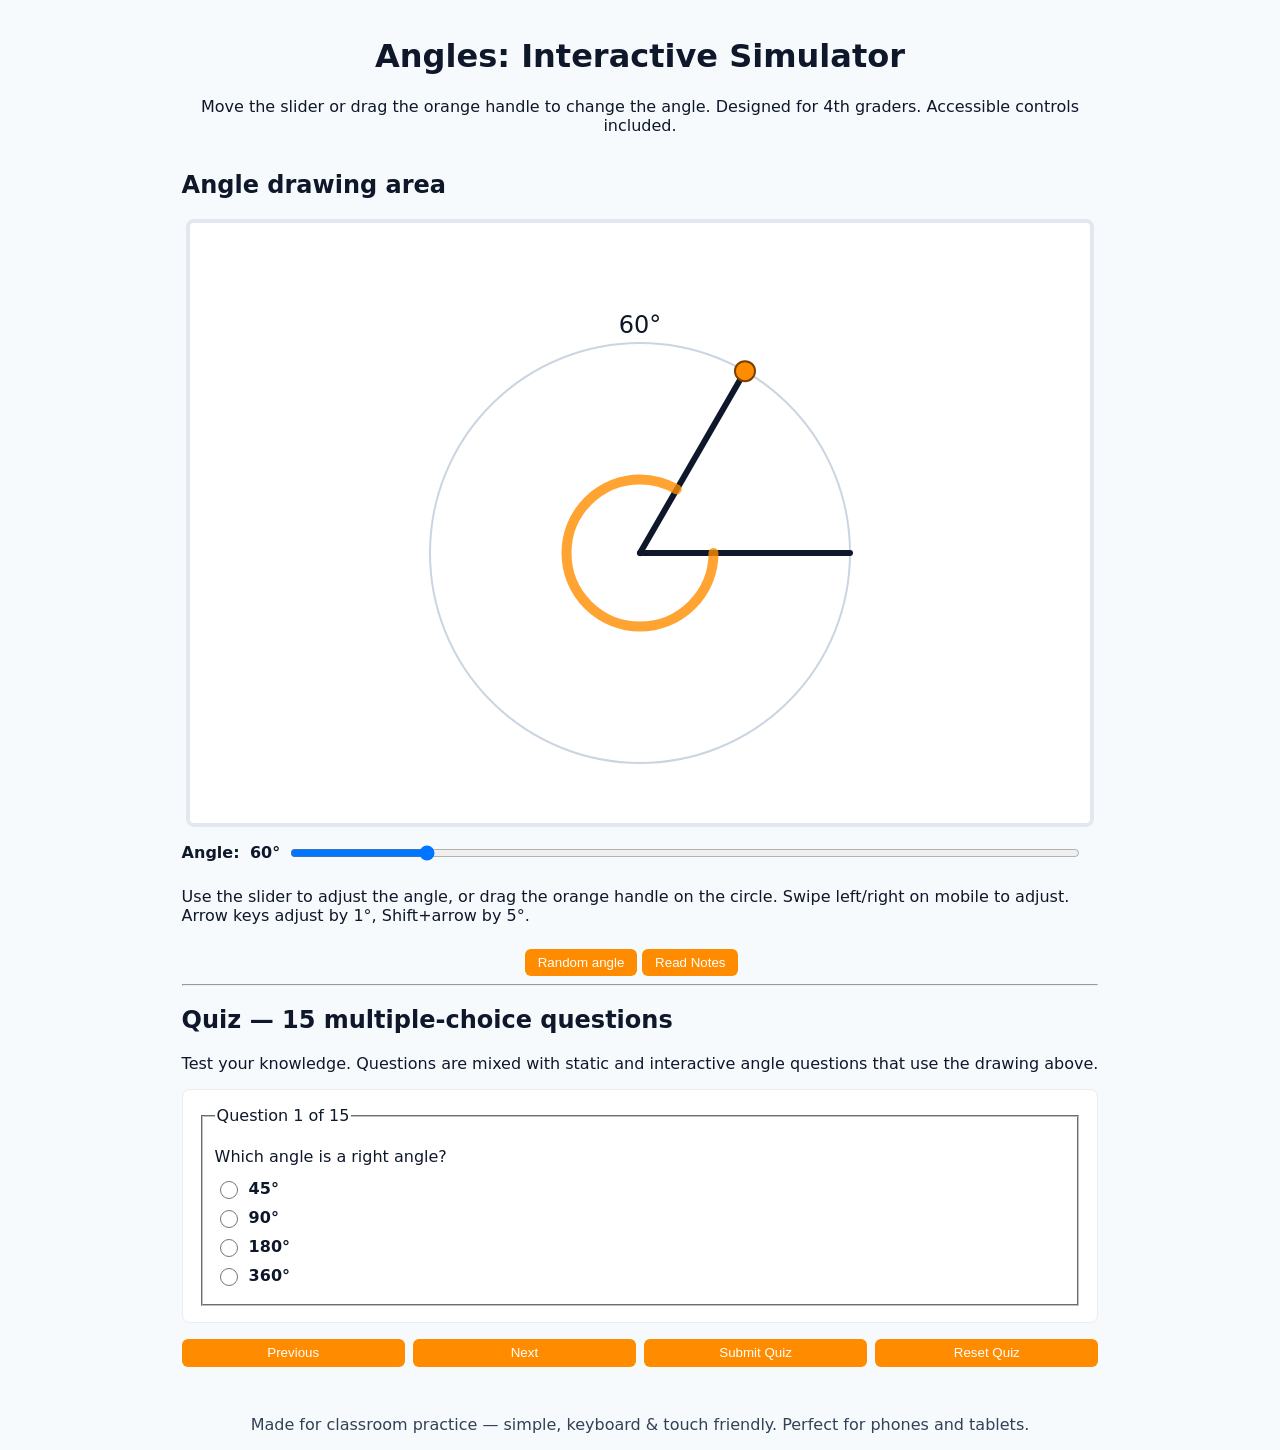
<file: index.html>
<!doctype html>
<html lang="en">
<head>
  <meta charset="utf-8">
  <meta name="viewport" content="width=device-width,initial-scale=1,viewport-fit=cover,user-scalable=yes">
  <meta name="theme-color" content="#ffffff">
  <meta name="description" content="Interactive angles simulator for 4th grade math. Learn angles with drag-and-drop and quiz.">
  <title>Angles Interactive Simulator</title>
  <link rel="stylesheet" href="styles.css">
  <link rel="icon" href="data:image/svg+xml,<svg xmlns='http://www.w3.org/2000/svg' viewBox='0 0 100 100'><text y='75' font-size='75'>∠</text></svg>">
</head>
<body>
  <header>
    <h1>Angles: Interactive Simulator</h1>
    <p>Move the slider or drag the orange handle to change the angle. Designed for 4th graders. Accessible controls included.</p>
  </header>

  <main>
    <section aria-labelledby="simTitle">
      <h2 id="simTitle">Angle drawing area</h2>
      <canvas id="canvas" width="600" height="400" aria-label="Interactive angle drawing. Drag the orange dot or use the slider below to change the angle." role="img"></canvas>

      <div class="controls">
        <label for="angleRange">Angle: <output id="angleValue">60°</output></label>
        <input type="range" id="angleRange" min="0" max="360" value="60" aria-describedby="angleHelp">
        <p id="angleHelp">Use the slider to adjust the angle, or drag the orange handle on the circle. Swipe left/right on mobile to adjust. Arrow keys adjust by 1°, Shift+arrow by 5°.</p>
        
        <div class="control-buttons">
          <button id="randomBtn">Random angle</button>
          <a href="docs/angles-study-note.html" target="_blank"><button id="notesBtn" type="button">Read Notes</button></a>
        </div>
      </div>
    </section>

    <hr>

    <section id="quizSection" aria-labelledby="quizTitle">
      <h2 id="quizTitle">Quiz — 15 multiple-choice questions</h2>
      <p>Test your knowledge. Questions are mixed with static and interactive angle questions that use the drawing above.</p>
      <div id="quiz"></div>
      <div id="quizControls" class="quiz-controls">
        <button id="prevQ" disabled>Previous</button>
        <button id="nextQ">Next</button>
        <button id="submitQuiz">Submit Quiz</button>
        <button id="resetQuiz">Reset Quiz</button>
      </div>
      <div id="quizResult" aria-live="polite"></div>
    </section>

  </main>

  <footer>
    <p>Made for classroom practice — simple, keyboard &amp; touch friendly. Perfect for phones and tablets.</p>
  </footer>

  <script src="script.js"></script>
  <script src="quiz.js"></script>
</body>
</html>
</file>
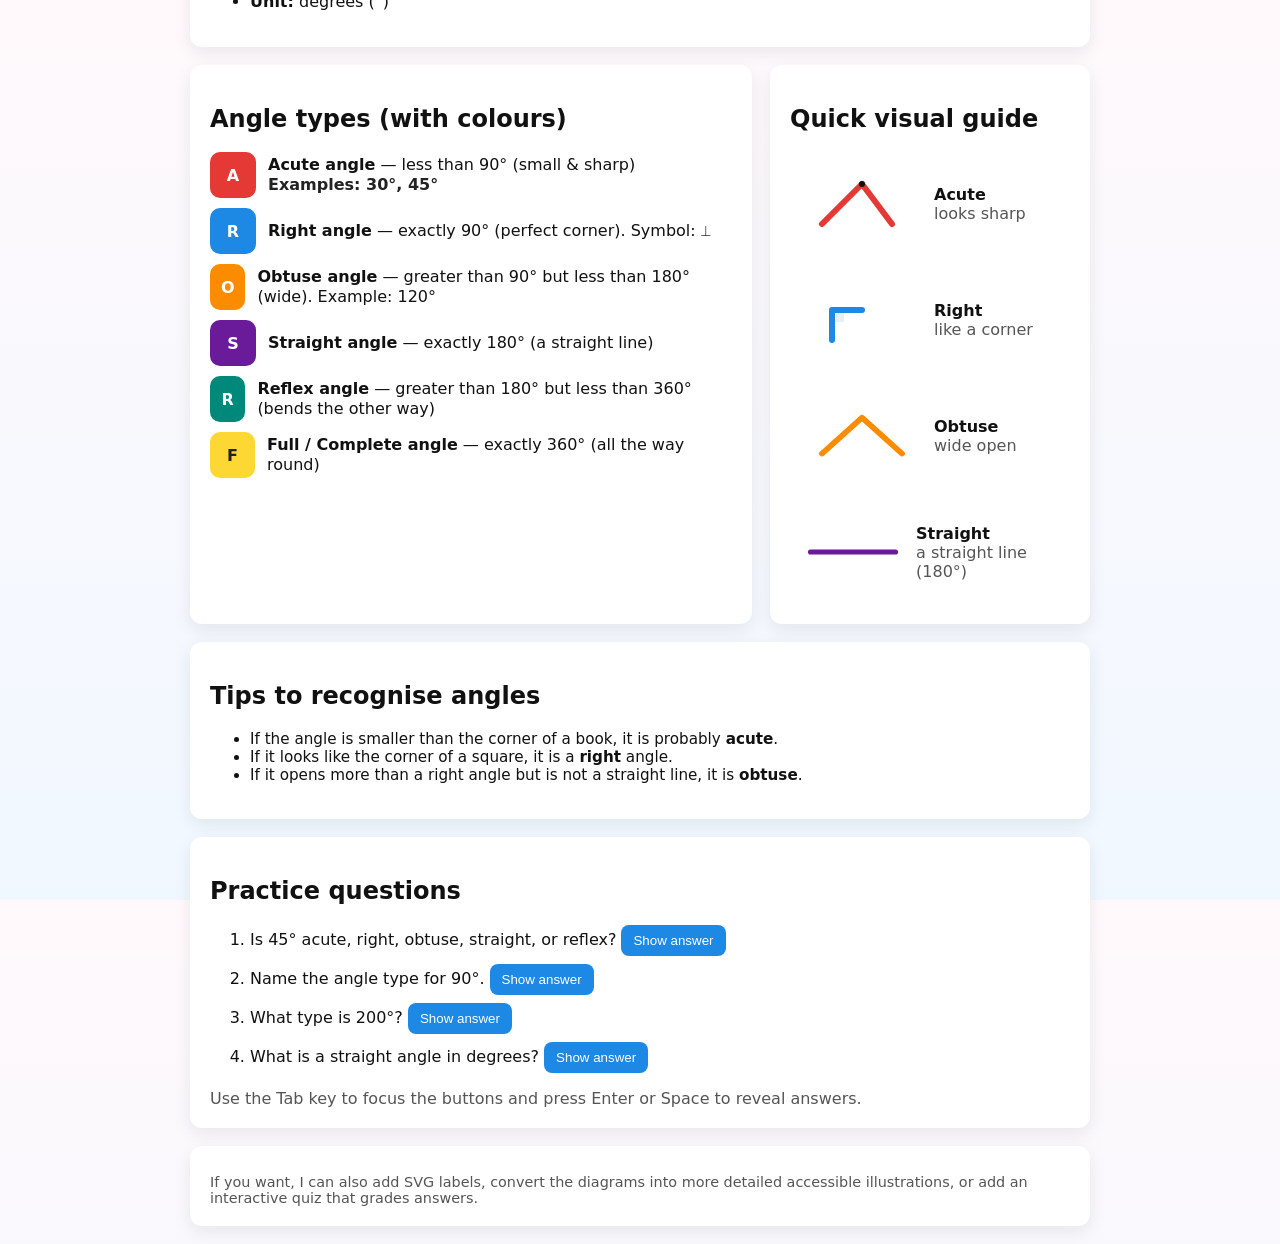
<file: docs/angles-study-note.html>
<!doctype html>
<html lang="en">
<head>
  <meta charset="utf-8">
  <meta name="viewport" content="width=device-width,initial-scale=1">
  <title>Angles & Types — Colourful Study Note</title>
  <meta name="description" content="A bright, kid-friendly study note about angles and common angle types (acute, right, obtuse, straight, reflex, full).">
  <style>
    :root{
      --bg:#fff9fb;
      --card:#ffffff;
      --accent:#1E88E5;
      --accent-2:#E53935;
      --muted:#555;
      --radius:12px;
      --shadow: 0 6px 18px rgba(16,24,40,0.08);
      font-family: system-ui, -apple-system, "Segoe UI", Roboto, "Helvetica Neue", Arial;
    }
    html,body{height:100%;}
    body{
      margin:0; background:linear-gradient(180deg,#fff9fb 0%, #f0f8ff 100%);
      color:#111; -webkit-font-smoothing:antialiased; -moz-osx-font-smoothing:grayscale;
      padding:32px; display:flex; align-items:center; justify-content:center;
    }
    .container{max-width:900px; width:100%;}
    header{display:flex; align-items:center; gap:16px; margin-bottom:18px}
    .logo{width:64px; height:64px; border-radius:12px; background:linear-gradient(135deg,var(--accent),#8E24AA); display:flex; align-items:center; justify-content:center; color:white; font-weight:[...]}
    h1{margin:0; font-size:1.6rem}
    p.lead{margin:6px 0 0; color:var(--muted)}

    .card{background:var(--card); border-radius:var(--radius); box-shadow:var(--shadow); padding:20px; margin-bottom:18px}
    .grid{display:grid; grid-template-columns:1fr 320px; gap:18px}
    @media(max-width:880px){.grid{grid-template-columns:1fr}}

    .type-list{display:flex; flex-direction:column; gap:10px}
    .type{display:flex; gap:12px; align-items:center}
    .swatch{width:46px; height:46px; border-radius:10px; display:flex; align-items:center; justify-content:center; color:white; font-weight:700}
    .desc{line-height:1.25}
    .example{color:#222; font-weight:600}

    .visuals{display:flex; flex-direction:column; gap:12px}
    .svg-wrap{background:linear-gradient(180deg,rgba(255,255,255,0.7),rgba(255,255,255,0.9)); padding:12px; border-radius:10px; display:flex; align-items:center; gap:12px}
    svg{width:120px; height:80px}

    .tips{font-size:0.95rem}
    .quiz{display:flex; flex-direction:column; gap:8px}
    button.reveal{background:var(--accent); color:white; border:0; padding:8px 12px; border-radius:8px; cursor:pointer}
    button.reveal:focus{outline:3px solid #ffd54f}

    footer{font-size:0.9rem; color:var(--muted); margin-top:8px}
  </style>
</head>
<body>
  <main class="container" role="main">
    <header>
      <div class="logo" aria-hidden="true">∠</div>
      <div>
        <h1>Angles & Types — Colourful Study Note</h1>
        <p class="lead">Short, bright, and kid-friendly explanations of common angle types with small diagrams and a practice quiz.</p>
      </div>
    </header>

    <section class="card" aria-labelledby="what-is-angle">
      <h2 id="what-is-angle">What is an angle?</h2>
      <p>An angle is made when two lines (called arms) meet at a point (the vertex). We measure angles in degrees (°).</p>
      <ul>
        <li><strong>Vertex:</strong> the meeting point</li>
        <li><strong>Arms:</strong> the two lines forming the angle</li>
        <li><strong>Unit:</strong> degrees (°)</li>
      </ul>
    </section>

    <div class="grid">
      <section class="card" aria-labelledby="angle-types">
        <h2 id="angle-types">Angle types (with colours)</h2>
        <div class="type-list" role="list">
          <div class="type" role="listitem">
            <div class="swatch" style="background:#E53935" aria-hidden="true">A</div>
            <div class="desc"><strong>Acute angle</strong> — less than 90° (small & sharp)<div class="example">Examples: 30°, 45°</div></div>
          </div>

          <div class="type" role="listitem">
            <div class="swatch" style="background:#1E88E5" aria-hidden="true">R</div>
            <div class="desc"><strong>Right angle</strong> — exactly 90° (perfect corner). Symbol: ⟂</div>
          </div>

          <div class="type" role="listitem">
            <div class="swatch" style="background:#FB8C00" aria-hidden="true">O</div>
            <div class="desc"><strong>Obtuse angle</strong> — greater than 90° but less than 180° (wide). Example: 120°</div>
          </div>

          <div class="type" role="listitem">
            <div class="swatch" style="background:#6A1B9A" aria-hidden="true">S</div>
            <div class="desc"><strong>Straight angle</strong> — exactly 180° (a straight line)</div>
          </div>

          <div class="type" role="listitem">
            <div class="swatch" style="background:#00897B" aria-hidden="true">R</div>
            <div class="desc"><strong>Reflex angle</strong> — greater than 180° but less than 360° (bends the other way)</div>
          </div>

          <div class="type" role="listitem">
            <div class="swatch" style="background:#FDD835; color:#222" aria-hidden="true">F</div>
            <div class="desc"><strong>Full / Complete angle</strong> — exactly 360° (all the way round)</div>
          </div>

        </div>
      </section>

      <aside class="card" aria-labelledby="visual-guide">
        <h2 id="visual-guide">Quick visual guide</h2>
        <div class="visuals">
          <div class="svg-wrap">
            <svg viewBox="0 0 120 80" role="img" aria-label="Acute angle diagram">
              <path d="M20 60 L60 20 L90 60" fill="none" stroke="#E53935" stroke-width="6" stroke-linecap="round" stroke-linejoin="round" />
              <circle cx="60" cy="20" r="3" fill="#111" />
            </svg>
            <div><strong>Acute</strong><div style="color:var(--muted)">looks sharp</div></div>
          </div>

          <div class="svg-wrap">
            <svg viewBox="0 0 120 80" role="img" aria-label="Right angle diagram">
              <path d="M30 60 L30 30 L60 30" fill="none" stroke="#1E88E5" stroke-width="6" stroke-linecap="round" stroke-linejoin="round" />
              <rect x="30" y="30" width="12" height="12" fill="#1E88E5" opacity="0.12" stroke="none" />
            </svg>
            <div><strong>Right</strong><div style="color:var(--muted)">like a corner</div></div>
          </div>

          <div class="svg-wrap">
            <svg viewBox="0 0 120 80" role="img" aria-label="Obtuse angle diagram">
              <path d="M20 60 L60 20 L100 60" fill="none" stroke="#FB8C00" stroke-width="6" stroke-linecap="round" stroke-linejoin="round" transform="scale(1,0.9) translate(0,4)" />
            </svg>
            <div><strong>Obtuse</strong><div style="color:var(--muted)">wide open</div></div>
          </div>

          <div class="svg-wrap">
            <svg viewBox="0 0 120 80" role="img" aria-label="Straight angle diagram">
              <line x1="10" y1="40" x2="110" y2="40" stroke="#6A1B9A" stroke-width="6" stroke-linecap="round" />
            </svg>
            <div><strong>Straight</strong><div style="color:var(--muted)">a straight line (180°)</div></div>
          </div>

        </div>
      </aside>
    </div>

    <section class="card" aria-labelledby="tips">
      <h2 id="tips">Tips to recognise angles</h2>
      <ul class="tips">
        <li>If the angle is smaller than the corner of a book, it is probably <strong>acute</strong>.</li>
        <li>If it looks like the corner of a square, it is a <strong>right</strong> angle.</li>
        <li>If it opens more than a right angle but is not a straight line, it is <strong>obtuse</strong>.</li>
      </ul>
    </section>

    <section class="card" aria-labelledby="practice">
      <h2 id="practice">Practice questions</h2>
      <ol class="quiz">
        <li>
          Is 45° acute, right, obtuse, straight, or reflex?
          <button class="reveal" data-answer="Acute" aria-expanded="false">Show answer</button>
        </li>
        <li>
          Name the angle type for 90°.
          <button class="reveal" data-answer="Right" aria-expanded="false">Show answer</button>
        </li>
        <li>
          What type is 200°?
          <button class="reveal" data-answer="Reflex" aria-expanded="false">Show answer</button>
        </li>
        <li>
          What is a straight angle in degrees?
          <button class="reveal" data-answer="180°" aria-expanded="false">Show answer</button>
        </li>
      </ol>
      <div style="margin-top:10px;color:var(--muted)">Use the Tab key to focus the buttons and press Enter or Space to reveal answers.</div>
    </section>

    <footer class="card">
      <div style="margin-top:8px">If you want, I can also add SVG labels, convert the diagrams into more detailed accessible illustrations, or add an interactive quiz that grades answers.</div>
    </footer>
  </main>

  <script>
    // Reveal-answer buttons with accessible state
    document.querySelectorAll('button.reveal').forEach(btn => {
      btn.addEventListener('click', () => {
        const shown = btn.getAttribute('aria-expanded') === 'true';
        if(!shown){
          const ans = btn.dataset.answer || 'Answer';
          const span = document.createElement('div');
          span.textContent = ans;
          span.style.marginTop = '6px';
          span.style.fontWeight = '700';
          span.setAttribute('role','status');
          btn.parentElement.appendChild(span);
          btn.setAttribute('aria-expanded','true');
          btn.textContent = 'Hide answer';
        } else {
          const next = btn.parentElement.querySelector('[role="status"]');
          if(next) next.remove();
          btn.setAttribute('aria-expanded','false');
          btn.textContent = 'Show answer';
        }
      });
      btn.addEventListener('keydown', (e) => {
        if(e.key === 'Enter' || e.key === ' '){ e.preventDefault(); btn.click(); }
      });
    });
  </script>
</body>
</html>
</file>
<file: styles.css>
/* styles.css — simple accessible styling */
:root{
  --bg:#f7fafc; --fg:#0f172a; --accent:#ff8c00; --muted:#334155;
}
html,body{height:100%;margin:0;font-family:system-ui,-apple-system,Segoe UI,Roboto,'Helvetica Neue',Arial}
body{background:var(--bg);color:var(--fg);display:flex;flex-direction:column;align-items:center;padding:1rem}
header{max-width:900px;text-align:center}
canvas{background:#fff;border:4px solid #e2e8f0;border-radius:8px;display:block;margin:1rem auto;max-width:100%;height:auto;width:100%}
.controls{max-width:900px;width:100%;display:flex;gap:0.5rem;align-items:center;flex-wrap:wrap;justify-content:center}
input[type=range]{width:220px;flex:1;min-width:150px}
label{font-weight:600}
button{background:var(--accent);color:white;border:none;padding:0.4rem 0.8rem;border-radius:6px;cursor:pointer}
button:focus, input:focus{outline:3px solid #ffdca8;outline-offset:3px}
output{font-weight:700;margin-left:0.3rem}
footer{margin-top:1rem;color:var(--muted)}

/* Mobile optimizations */
@media(max-width:768px){
  body{padding:0.75rem}
  .controls{gap:0.25rem;padding:0 0.5rem}
  input[type=range]{width:100%;min-width:auto}
  label{font-size:0.95rem}
  button{padding:0.35rem 0.6rem;font-size:0.9rem}
  .control-buttons{width:100%;display:flex;gap:0.5rem;flex-wrap:wrap;justify-content:center}
  .control-buttons button{flex:1;min-width:120px}
}

@media(max-width:520px){
  body{padding:0.5rem}
  header{padding:0.5rem}
  header h1{font-size:1.5rem;margin:0.5rem 0}
  header p{font-size:0.9rem}
  canvas{margin:0.75rem auto;border-width:2px}
  .controls{flex-direction:column;gap:0.75rem;width:100%}
  label{width:100%;text-align:center}
  input[type=range]{width:100%}
  .control-buttons{width:100%;display:flex;flex-direction:column;gap:0.5rem}
  .control-buttons button{width:100%;padding:0.5rem}
  main section{padding:0}
}

/* Quiz styles */
#quiz{max-width:900px;background:#fff;border:1px solid #e6edf3;padding:1rem;border-radius:8px;margin:1rem auto}
.question{margin-bottom:0.75rem}
.options{list-style:none;padding:0;margin:0;display:flex;flex-direction:column;gap:0.5rem}
.options li{display:flex;align-items:center;gap:0.5rem}
.options input[type=radio]{width:18px;height:18px}
.quiz-controls{display:flex;gap:0.5rem;justify-content:center;margin-top:0.75rem;flex-wrap:wrap}
.quiz-controls button{flex:1;min-width:100px}
#quizResult{margin-top:1rem;text-align:center;font-weight:700}
.correct{background:linear-gradient(90deg,#edf7ed,#f0fff4);border:1px solid #b7f0c1;padding:0.5rem;border-radius:6px}
.incorrect{background:linear-gradient(90deg,#fff3f3,#fff8f8);border:1px solid #f3c2c2;padding:0.5rem;border-radius:6px}
.explanation{font-size:0.95rem;color:var(--muted);margin-top:0.5rem}

@media(max-width:520px){
  #quiz{padding:0.75rem;margin:0.75rem auto}
  .quiz-controls{flex-direction:column}
  .quiz-controls button{width:100%;min-width:auto}
  .question{margin-bottom:0.5rem}
  .options{gap:0.35rem}
}
</file>
